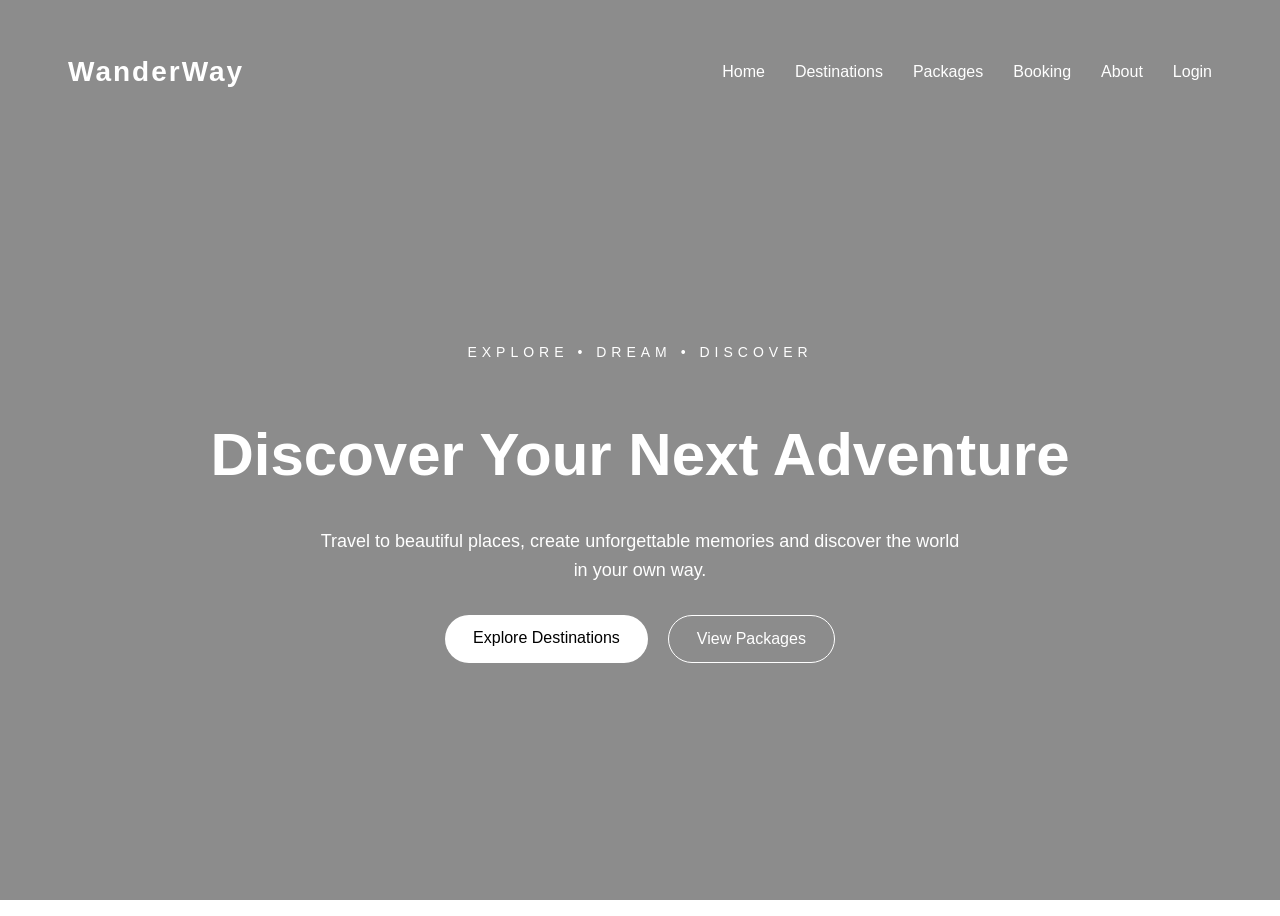
<file: index.html>
<!DOCTYPE html>
<html lang='en'>
<head>
    <meta charset='utf-8'>
    <meta name='viewport' content='width=device-width, initial-scale=1'>
    <title>WanderWay|Home</title>
    <link rel='stylesheet' href='style.css'>
</head>
<body>
   <Background Video> <video autoplay unmuted loop class="background-video">
   <source src="bg.mp4" type="video/mp4"> </video> 
   <!-- Dark Overlay --> <div class="overlay"></div> 
    <!-- Navigation Bar -->
      <header> <nav> <h2 class="logo">WanderWay</h2>
<ul> <li><a href="index.html">Home</a></li> 
  <li><a href="destinations.html">Destinations</a></li>
  <li><a href="packages.html">Packages</a></li> 
  <li><a href="booking.html">Booking</a></li>
  <li><a href="about.html">About</a></li> 
  <li><a href="login.html">Login</a></li> </ul> </nav></header> 
   <!-- Home Content --> <main class="home-content"> 
    <p class="small-text">EXPLORE • DREAM • DISCOVER</p>
     <h1>Discover Your Next Adventure</h1> <p class="description"> Travel to beautiful places, create unforgettable memories and discover the world in your own way. </p>
 <div class="buttons"> <a href="destinations.html" class="explore-btn"> Explore Destinations </a> 
    <a href="packages.html" class="package-btn"> View Packages </a> 
</div> </main>
</body>
</html>
</file>
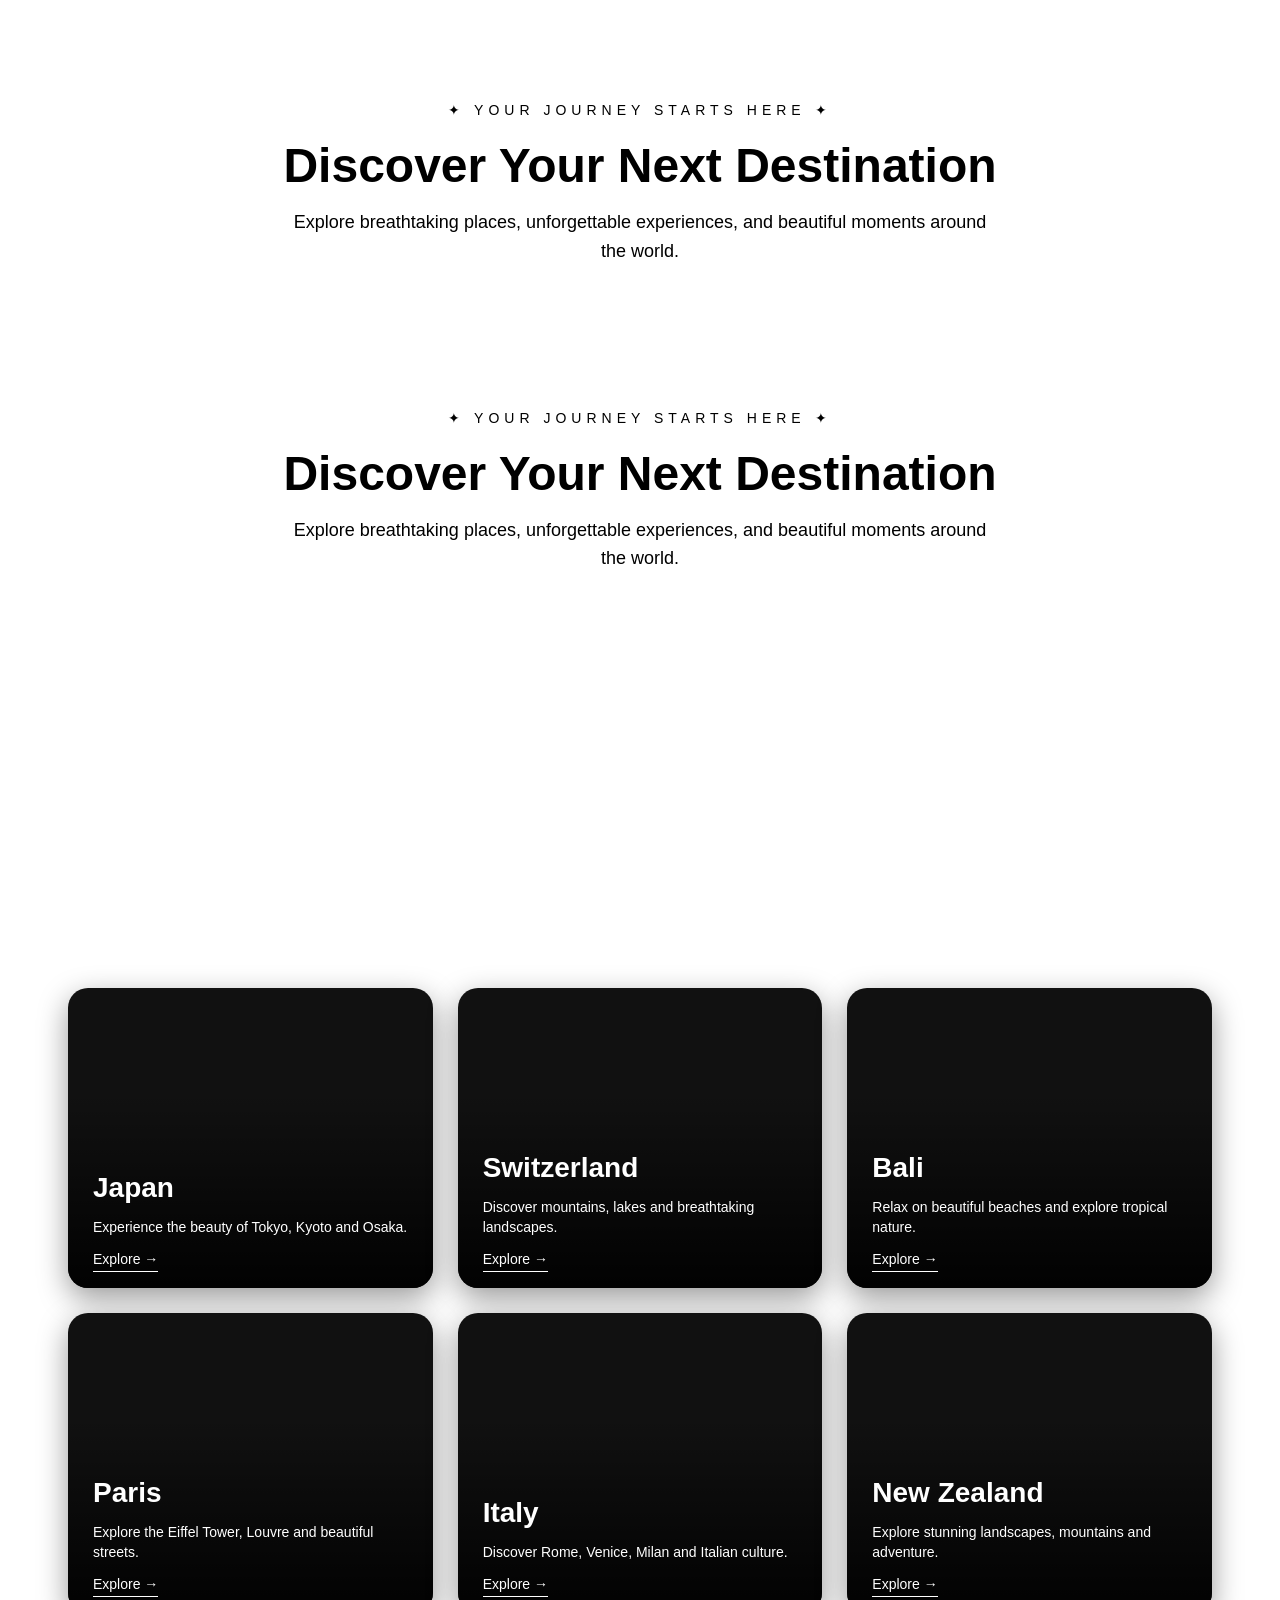
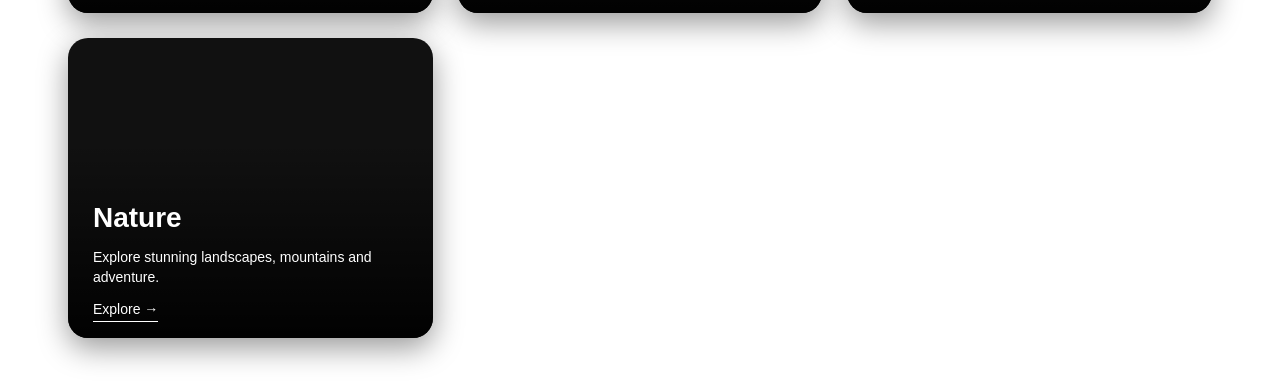
<file: destinations.html>
<!DOCTYPE html>
<html lang="en">

<head>
    <meta charset="UTF-8">
    <meta name="viewport" content="width=device-width, initial-scale=1.0">
    <title>WanderWay | Destinations</title>
    <link rel="stylesheet" href="style.css">
</head>

<body>
     <!-- Navigation -->
   <header class="destination-hero">
    <p class="small-text">✦ YOUR JOURNEY STARTS HERE ✦</p>

    <h1>Discover Your Next Destination</h1>

    <p class="hero-text">
        Explore breathtaking places, unforgettable experiences,
        and beautiful moments around the world.
    </p>
</header> 
<header class="destination-hero">
    <p class="small-text">✦ YOUR JOURNEY STARTS HERE ✦</p>

    <h1>Discover Your Next Destination</h1>

    <p class="hero-text">
        Explore breathtaking places, unforgettable experiences,
        and beautiful moments around the world.
    </p>
</header>
<header>
        <nav>
            <h2 class="logo">WanderWay</h2>
            <ul>
                <li><a href="index.html">Home</a></li>
                <li><a href="destinations.html">Destinations</a></li>
                <li><a href="packages.html">Packages</a></li>
                <li><a href="booking.html">Booking</a></li>
                <li><a href="about.html">About</a></li>
                <li><a href="login.html">Login</a></li>
            </ul>
        </nav>
    </header>
     <!-- Destination Heading -->
    <section class="destination-title">
        <p>EXPLORE THE WORLD</p>
        <h1>Choose Your Destination</h1> <span> Discover beautiful places and create unforgettable memories. </span>
    </section> <!-- Destination Cards -->
    <section class="destination-container"> <!-- Japan -->
        <div class="destination-card"> <video autoplay muted loop>
                <source src="japan.mp4" type="video/mp4">
            </video>
            <div class="destination-info">
                <h2>Japan</h2>
                <p> Experience the beauty of Tokyo, Kyoto and Osaka. </p> <a href="packages.html">Explore →</a>
            </div>
        </div> <!-- Switzerland -->
        <div class="destination-card"> <video autoplay muted loop>
                <source src="swit.mp4" type="video/mp4">
            </video>
            <div class="destination-info">
                <h2>Switzerland</h2>
                <p> Discover mountains, lakes and breathtaking landscapes. </p> <a href="packages.html">Explore →</a>
            </div>
        </div> <!-- Bali -->
        <div class="destination-card"> <video autoplay muted loop>
                <source src="Bali.mp4" type="video/mp4">
            </video>
            <div class="destination-info">
                <h2>Bali</h2>
                <p> Relax on beautiful beaches and explore tropical nature. </p> <a href="packages.html">Explore →</a>
            </div>
        </div> <!-- Paris -->
        <div class="destination-card"> <video autoplay muted loop>
                <source src="paris.mp4" type="video/mp4">
            </video>
            <div class="destination-info">
                <h2>Paris</h2>
                <p> Explore the Eiffel Tower, Louvre and beautiful streets. </p> <a href="packages.html">Explore →</a>
            </div>
        </div> <!-- Italy -->
        <div class="destination-card"> <video autoplay muted loop>
                <source src="italy.mp4" type="video/mp4">
            </video>
            <div class="destination-info">
                <h2>Italy</h2>
                <p> Discover Rome, Venice, Milan and Italian culture. </p> <a href="packages.html">Explore →</a>
            </div>
        </div> <!-- New Zealand -->
        <div class="destination-card"> <video autoplay muted loop>
                <source src="new zealand.mp4" type="video/mp4">
            </video>
            <div class="destination-info">
                <h2>New Zealand</h2>
                <p> Explore stunning landscapes, mountains and adventure. </p> <a href="packages.html">Explore →</a>
            </div>
        </div>

        </div> <!-- Nature-->
        <div class="destination-card"> <img autoplay muted loop>
                <source src="photo.jpg">
            </video>
            <div class="destination-info">
                <h2>Nature</h2>
                <p> Explore stunning landscapes, mountains and adventure. </p> <a href="packages.html">Explore →</a>
            </div>
        </div>
    </section>
</body>

</html>
</file>
<file: style.css>
.destination-hero {
    text-align: center;
    padding: 80px 20px 50px;
}

.small-text {
    font-size: 14px;
    letter-spacing: 4px;
    margin-bottom: 15px;
}

.destination-hero h1 {
    font-size: 48px;
    margin: 0 0 15px;
}

.hero-text {
    font-size: 18px;
    max-width: 700px;
    margin: auto;
    line-height: 1.6;
}



* {
    box-sizing: border-box;
}

body {
    font-family: Arial, sans-serif;
    height: 100vh;
    
}

/* Background Video */
.background-video {
    position: fixed;
    top: 0;
    left: 0;
    width: 100%;
    height: 100%;
    object-fit: cover;
    z-index: -2;
}

/* Dark Overlay */
.overlay {
    position: fixed;
    top: 0;
    left: 0;
    width: 100%;
    height: 100%;
    background: rgba(0, 0, 0, 0.45);
    z-index: -1;
}

/* Navigation */
header {
    position: relative;
    z-index: 10;
    padding: 25px 60px;
}

nav {
    display: flex;
    justify-content: space-between;
    align-items: center;
}

.logo {
    color: white;
    font-size: 28px;
    letter-spacing: 2px;
}

nav ul {
    display: flex;
    list-style: none;
    gap: 30px;
}

nav ul li a {
    color: white;
    text-decoration: none;
    font-size: 16px;
    transition: 0.3s;
}

nav ul li a:hover {
    color: #ffd369;
}

/* Home Content */
.home-content {
    position: relative;
    z-index: 5;
    height: 80vh;
    display: flex;
    flex-direction: column;
    justify-content: center;
    align-items: center;
    text-align: center;
    color: white;
}

/* Line 1 */
.small-text {
    font-size: 14px;
    letter-spacing: 5px;
    margin-bottom: 20px;
    opacity: 0;
    animation: slideUp 1s ease forwards;
}

/* Line 2 */
.home-content h1 {
    font-size: 60px;
    margin-bottom: 20px;
    opacity: 0;
    animation: slideUp 1s ease forwards;
    animation-delay: 1s;
}

/* Line 3 */
.description {
    max-width: 650px;
    font-size: 18px;
    line-height: 1.6;
    margin-bottom: 30px;
    opacity: 0;
    animation: slideUp 1s ease forwards;
    animation-delay: 2s;
}

/* Buttons */
.buttons {
    display: flex;
    gap: 20px;
    opacity: 0;
    animation: slideUp 1s ease forwards;
    animation-delay: 3s;
}

.buttons a {
    padding: 14px 28px;
    border-radius: 30px;
    text-decoration: none;
    font-size: 16px;
    transition: 0.3s;
}

.explore-btn {
    background: white;
    color: black;
}

.package-btn {
    border: 1px solid white;
    color: white;
}

.explore-btn:hover {
    transform: translateY(-5px);
}

.package-btn:hover {
    background: white;
    color: black;
    transform: translateY(-5px);
}

/* Line-by-line Animation */
@keyframes slideUp {
    from {
        opacity: 0;
        transform: translateY(40px);
    }

    to {
        opacity: 1;
        transform: translateY(0);
    }
}

/* ================================= */
/* DESTINATIONS PAGE */
/* ================================= */
.destination-title {
    text-align: center;
    padding: 45px 20px 30px;
    color: white;
    position: relative;
    z-index: 5;
}

.destination-title p {
    font-size: 13px;
    letter-spacing: 5px;
    margin-bottom: 12px;
}

.destination-title h1 {
    font-size: 42px;
    margin-bottom: 12px;
}

.destination-title span {
    font-size: 16px;
    opacity: 0.8;
}

/* Destination Cards Container */
.destination-container {
    position: relative;
    z-index: 5;
    display: grid;
    grid-template-columns: repeat(3, 1fr);
    gap: 25px;
    padding: 20px 60px 50px;
    max-width: 1400px;
    margin: auto;
}

/* Card */
.destination-card {
    position: relative;
    height: 300px;
    overflow: hidden;
    border-radius: 20px;
    background: #111;
    box-shadow: 0 10px 30px rgba(0, 0, 0, 0.4);
    transition: 0.4s ease;
}

/* Video */
.destination-card video {
    width: 100%;
    height: 100%;
    object-fit: cover;
    transition: 0.5s ease;
}

/* Dark Gradient */
.destination-card::after {
    content: "";
    position: absolute;
    left: 0;
    bottom: 0;
    width: 100%;
    height: 65%;
    background: linear-gradient(transparent, rgba(0, 0, 0, 0.9));
    pointer-events: none;
}

/* Card Content */
.destination-info {
    position: absolute;
    left: 25px;
    right: 20px;
    bottom: 20px;
    z-index: 2;
    color: white;
}

.destination-info h2 {
    font-size: 28px;
    margin-bottom: 8px;
}

.destination-info p {
    font-size: 14px;
    line-height: 1.4;
    margin-bottom: 12px;
}

.destination-info a {
    color: white;
    text-decoration: none;
    font-size: 14px;
    border-bottom: 1px solid white;
    padding-bottom: 4px;
    transition: 0.3s;
}

.destination-info a:hover {
    color: #ffd369;
    border-color: #ffd369;
}

/* Hover Effect */
.destination-card:hover {
    transform: translateY(-8px);
    box-shadow: 0 15px 35px rgba(0, 0, 0, 0.6);
}

.destination-card:hover video {
    transform: scale(1.08);
}

/* Responsive */
@media (max-width: 900px) {
    .destination-container {
        grid-template-columns: repeat(2, 1fr);
        padding: 0;
    }
}

@media (max-width: 600px) {
    .destination-container {
        grid-template-columns: 1fr;
        padding: 0;
    }

    .destination-title h1 {
        font-size: 32px;
    }
}
</file>
